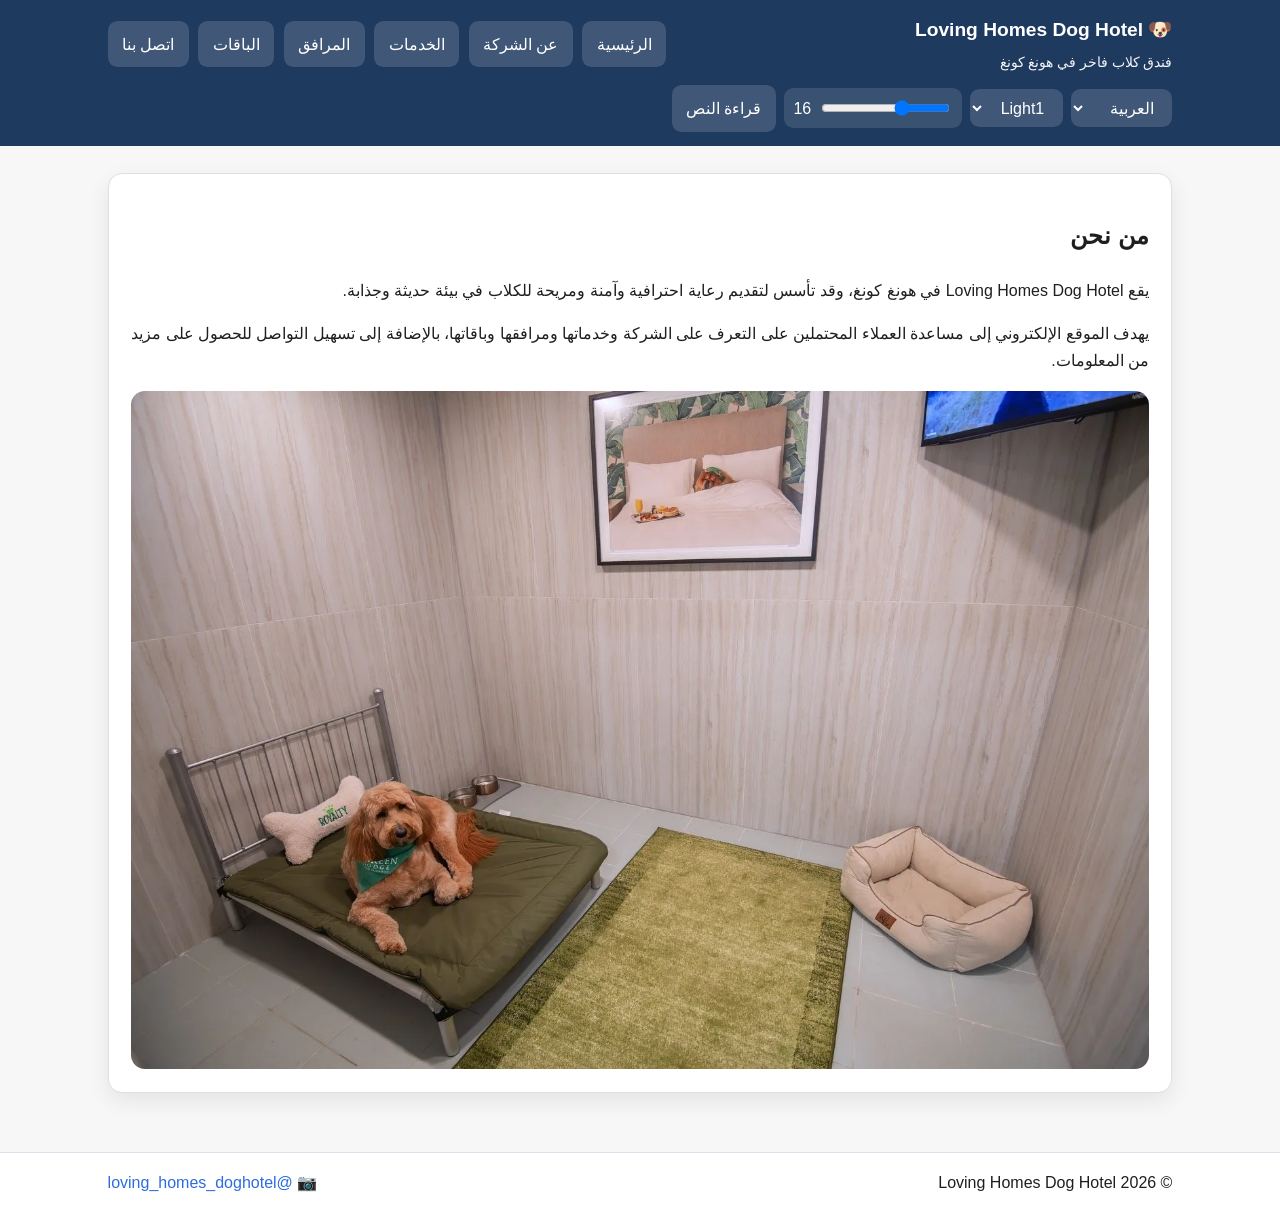
<file: about.html>
<!DOCTYPE html>
<html lang="ar">
<head>
  <meta charset="UTF-8">
  <meta name="viewport" content="width=device-width, initial-scale=1.0">
  <title>About | Loving Homes Dog Hotel</title>
  <link rel="stylesheet" href="style.css">
</head>
<body>

<div class="site-shell">

<header class="topbar">
  <div class="topbar-inner">

    <div class="brand">
      <span
        data-ar="🐶 Loving Homes Dog Hotel"
        data-en="🐶 Loving Homes Dog Hotel"
        data-zh="🐶 Loving Homes 狗狗酒店">
        🐶 Loving Homes Dog Hotel
      </span>

      <small
        data-ar="فندق كلاب فاخر في هونغ كونغ"
        data-en="A premium dog hotel in Hong Kong"
        data-zh="位于香港的高端狗狗酒店">
        فندق كلاب فاخر في هونغ كونغ
      </small>
    </div>

    <nav class="nav-links">
      <button class="nav-btn" onclick="goPage('index.html')" data-ar="الرئيسية" data-en="Home" data-zh="首页">الرئيسية</button>
      <button class="nav-btn" onclick="goPage('about.html')" data-ar="عن الشركة" data-en="About" data-zh="关于我们">عن الشركة</button>
      <button class="nav-btn" onclick="goPage('services.html')" data-ar="الخدمات" data-en="Services" data-zh="服务">الخدمات</button>
      <button class="nav-btn" onclick="goPage('facilities.html')" data-ar="المرافق" data-en="Facilities" data-zh="设施">المرافق</button>
      <button class="nav-btn" onclick="goPage('packages.html')" data-ar="الباقات" data-en="Packages" data-zh="套餐">الباقات</button>
      <button class="nav-btn" onclick="goPage('contact.html')" data-ar="اتصل بنا" data-en="Contact" data-zh="联系我们">اتصل بنا</button>
    </nav>

    <div class="controls">
      <select class="control-btn" onchange="changeLanguage(this.value)">
        <option value="ar">العربية</option>
        <option value="en">English</option>
        <option value="zh">中文</option>
      </select>

      <select class="control-btn" onchange="changeTheme(this.value)">
        <option value="light1">Light1</option>
        <option value="light2">Light2</option>
        <option value="dark1">Dark1</option>
        <option value="dark2">Dark2</option>
      </select>

      <label class="font-control">
        <input type="range" min="10" max="27" value="16" oninput="changeFont(this.value)">
        <span id="fontValue">16</span>
      </label>

      <button class="control-btn" onclick="readSelectedText()" data-ar="قراءة النص" data-en="Read text" data-zh="朗读文本">قراءة النص</button>
    </div>

  </div>
</header>

<main class="container">

  <section class="card">
    <h1 data-ar="من نحن" data-en="Who we are" data-zh="关于我们">من نحن</h1>

    <p
      data-ar="يقع Loving Homes Dog Hotel في هونغ كونغ، وقد تأسس لتقديم رعاية احترافية وآمنة ومريحة للكلاب في بيئة حديثة وجذابة."
      data-en="Loving Homes Dog Hotel is located in Hong Kong and was created to provide professional, safe, and comfortable dog care in a modern and attractive environment."
      data-zh="Loving Homes 狗狗酒店位于香港，致力于在现代舒适的环境中为狗狗提供专业、安全的照护。">
      يقع Loving Homes Dog Hotel في هونغ كونغ، وقد تأسس لتقديم رعاية احترافية وآمنة ومريحة للكلاب في بيئة حديثة وجذابة.
    </p>

    <p
      data-ar="يهدف الموقع الإلكتروني إلى مساعدة العملاء المحتملين على التعرف على الشركة وخدماتها ومرافقها وباقاتها، بالإضافة إلى تسهيل التواصل للحصول على مزيد من المعلومات."
      data-en="The website helps potential customers learn about the company, its services, facilities, and packages, while making it easier to contact the business for more information."
      data-zh="本网站帮助潜在客户了解公司的服务、设施和套餐，并方便他们联系酒店获取更多信息。">
      يهدف الموقع الإلكتروني إلى مساعدة العملاء المحتملين على التعرف على الشركة وخدماتها ومرافقها وباقاتها، بالإضافة إلى تسهيل التواصل للحصول على مزيد من المعلومات.
    </p>

    <img src="dog-hotel.jpg" alt="Inside Loving Homes Dog Hotel" class="media-img">
  </section>

</main>

<footer class="footer">
  <div class="footer-inner">
    <span>© 2026 Loving Homes Dog Hotel</span>
    <a href="https://www.instagram.com/loving_homes_doghotel" target="_blank" rel="noopener noreferrer">📷 @loving_homes_doghotel</a>
  </div>
</footer>

</div>

<script src="script.js"></script>
</body>

</html>
</file>
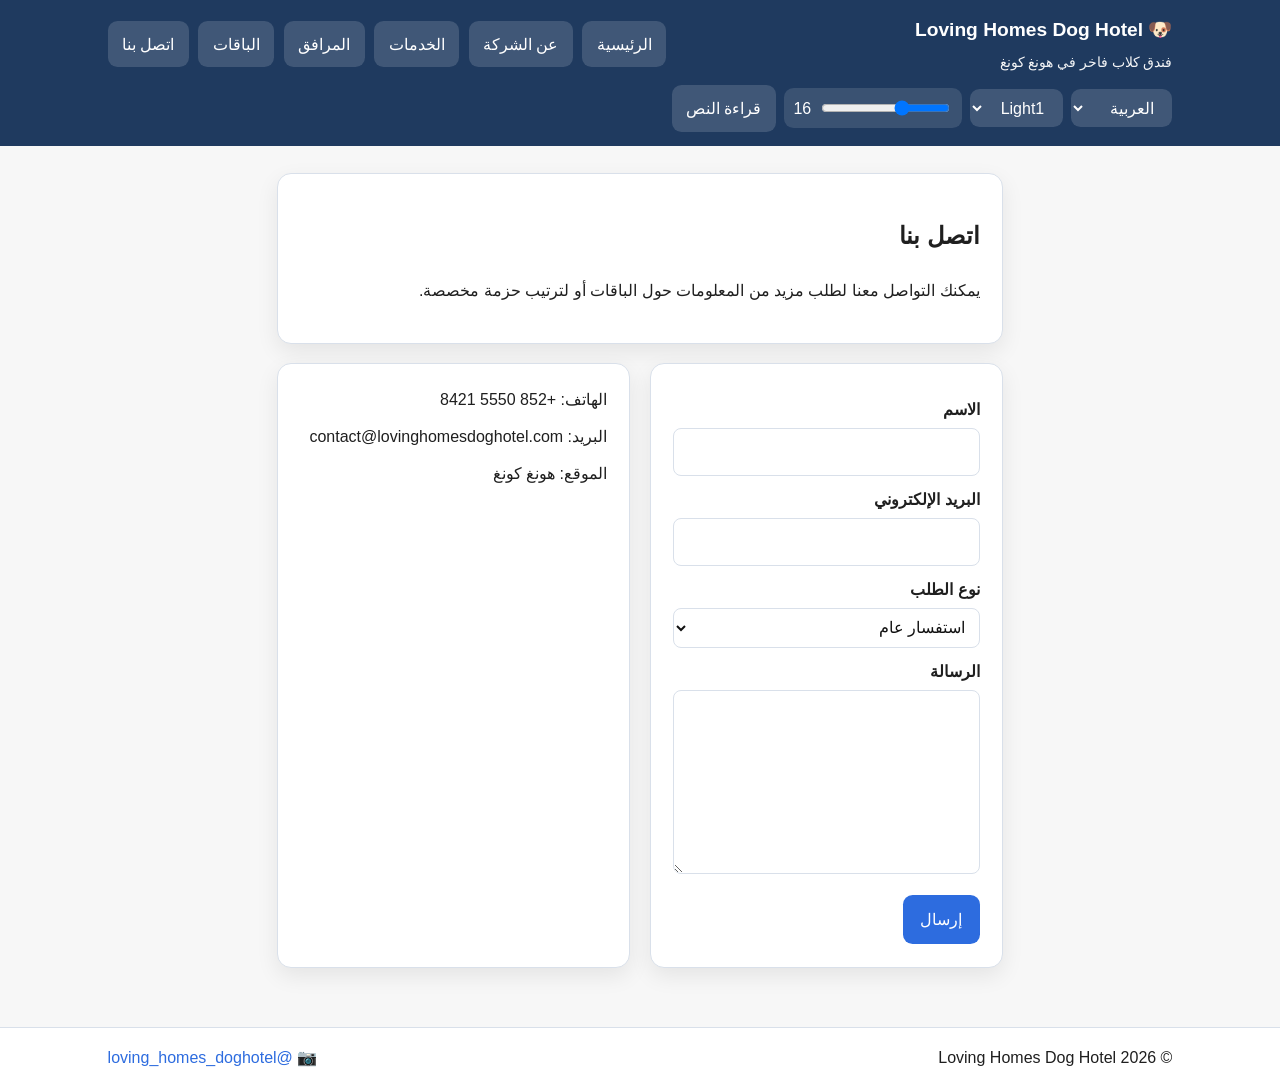
<file: contact.html>
<!DOCTYPE html>
<html lang="ar">
<head>
  <meta charset="UTF-8">
  <meta name="viewport" content="width=device-width, initial-scale=1.0">
  <title>Contact | Loving Homes Dog Hotel</title>
  <link rel="stylesheet" href="style.css">
</head>
<body>

<div class="site-shell">

<header class="topbar">
  <div class="topbar-inner">

    <div class="brand">
      <span
        data-ar="🐶 Loving Homes Dog Hotel"
        data-en="🐶 Loving Homes Dog Hotel"
        data-zh="🐶 Loving Homes 狗狗酒店">
        🐶 Loving Homes Dog Hotel
      </span>

      <small
        data-ar="فندق كلاب فاخر في هونغ كونغ"
        data-en="A premium dog hotel in Hong Kong"
        data-zh="位于香港的高端狗狗酒店">
        فندق كلاب فاخر في هونغ كونغ
      </small>
    </div>

    <nav class="nav-links">
      <button class="nav-btn" onclick="goPage('index.html')" data-ar="الرئيسية" data-en="Home" data-zh="首页">الرئيسية</button>
      <button class="nav-btn" onclick="goPage('about.html')" data-ar="عن الشركة" data-en="About" data-zh="关于我们">عن الشركة</button>
      <button class="nav-btn" onclick="goPage('services.html')" data-ar="الخدمات" data-en="Services" data-zh="服务">الخدمات</button>
      <button class="nav-btn" onclick="goPage('facilities.html')" data-ar="المرافق" data-en="Facilities" data-zh="设施">المرافق</button>
      <button class="nav-btn" onclick="goPage('packages.html')" data-ar="الباقات" data-en="Packages" data-zh="套餐">الباقات</button>
      <button class="nav-btn" onclick="goPage('contact.html')" data-ar="اتصل بنا" data-en="Contact" data-zh="联系我们">اتصل بنا</button>
    </nav>

    <div class="controls">
      <select class="control-btn" onchange="changeLanguage(this.value)">
        <option value="ar">العربية</option>
        <option value="en">English</option>
        <option value="zh">中文</option>
      </select>

      <select class="control-btn" onchange="changeTheme(this.value)">
        <option value="light1">Light1</option>
        <option value="light2">Light2</option>
        <option value="dark1">Dark1</option>
        <option value="dark2">Dark2</option>
      </select>

      <label class="font-control">
        <input type="range" min="10" max="27" value="16" oninput="changeFont(this.value)">
        <span id="fontValue">16</span>
      </label>

      <button class="control-btn" onclick="readSelectedText()" data-ar="قراءة النص" data-en="Read text" data-zh="朗读文本">قراءة النص</button>
    </div>

  </div>
</header>

<main class="container">

  <section class="card">
    <h1 data-ar="اتصل بنا" data-en="Contact Us" data-zh="联系我们">اتصل بنا</h1>
    <p
      data-ar="يمكنك التواصل معنا لطلب مزيد من المعلومات حول الباقات أو لترتيب حزمة مخصصة."
      data-en="You can contact us for more information about our packages or to arrange a custom package."
      data-zh="如需了解更多套餐信息或安排定制套餐，请联系我们。">
      يمكنك التواصل معنا لطلب مزيد من المعلومات حول الباقات أو لترتيب حزمة مخصصة.
    </p>
  </section>

  <section class="contact-grid">
    <div class="card">
      <form class="contact-form">
        <label for="name" data-ar="الاسم" data-en="Name" data-zh="姓名">الاسم</label>
        <input id="name" type="text" required>

        <label for="email" data-ar="البريد الإلكتروني" data-en="Email" data-zh="电子邮箱">البريد الإلكتروني</label>
        <input id="email" type="email" required>

        <label for="subject" data-ar="نوع الطلب" data-en="Request type" data-zh="请求类型">نوع الطلب</label>
        <select id="subject">
          <option data-ar="استفسار عام" data-en="General enquiry" data-zh="一般咨询">استفسار عام</option>
          <option data-ar="باقة مخصصة" data-en="Custom package" data-zh="定制套餐">باقة مخصصة</option>
          <option data-ar="حجز أو متابعة" data-en="Booking or follow-up" data-zh="预订或跟进">حجز أو متابعة</option>
        </select>

        <label for="message" data-ar="الرسالة" data-en="Message" data-zh="留言">الرسالة</label>
        <textarea id="message" rows="6" required></textarea>

        <button class="cta-btn" type="submit" data-ar="إرسال" data-en="Send" data-zh="发送">إرسال</button>
      </form>
    </div>

    <div class="card contact-info">
      <p data-ar="الهاتف: +852 5550 8421" data-en="Phone: +852 5550 8421" data-zh="电话：+852 5550 8421">الهاتف: +852 5550 8421</p>
      <p data-ar="البريد: contact@lovinghomesdoghotel.com" data-en="Email: contact@lovinghomesdoghotel.com" data-zh="邮箱：contact@lovinghomesdoghotel.com">البريد: contact@lovinghomesdoghotel.com</p>
      <p data-ar="الموقع: هونغ كونغ" data-en="Location: Hong Kong" data-zh="地点：香港">الموقع: هونغ كونغ</p>
    </div>
  </section>

</main>

<footer class="footer">
  <div class="footer-inner">
    <span>© 2026 Loving Homes Dog Hotel</span>
    <a href="https://www.instagram.com/loving_homes_doghotel" target="_blank" rel="noopener noreferrer">📷 @loving_homes_doghotel</a>
  </div>
</footer>

</div>

<script src="script.js"></script>
</body>
</html>
</file>
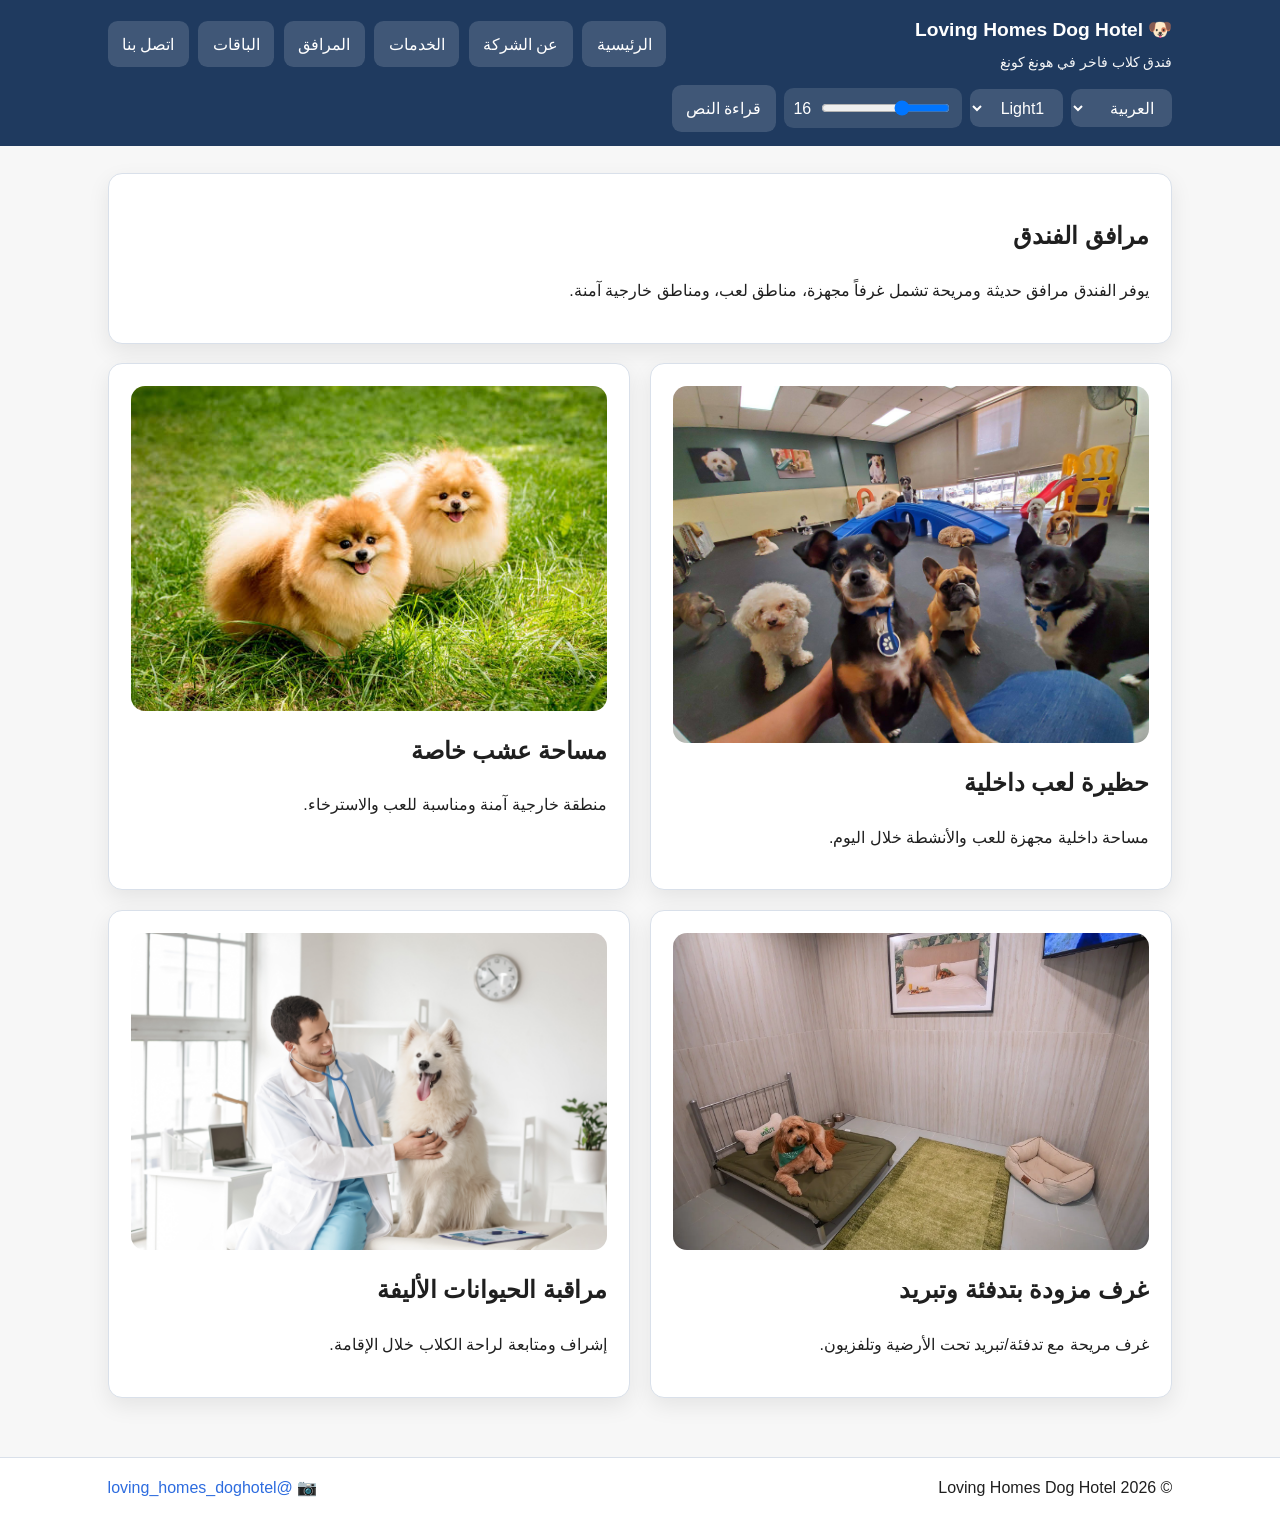
<file: facilities.html>
<!DOCTYPE html>
<html lang="ar">
<head>
  <meta charset="UTF-8">
  <meta name="viewport" content="width=device-width, initial-scale=1.0">
  <title>Facilities | Loving Homes Dog Hotel</title>
  <link rel="stylesheet" href="style.css">
</head>
<body>

<div class="site-shell">

<header class="topbar">
  <div class="topbar-inner">

    <div class="brand">
      <span
        data-ar="🐶 Loving Homes Dog Hotel"
        data-en="🐶 Loving Homes Dog Hotel"
        data-zh="🐶 Loving Homes 狗狗酒店">
        🐶 Loving Homes Dog Hotel
      </span>

      <small
        data-ar="فندق كلاب فاخر في هونغ كونغ"
        data-en="A premium dog hotel in Hong Kong"
        data-zh="位于香港的高端狗狗酒店">
        فندق كلاب فاخر في هونغ كونغ
      </small>
    </div>

    <nav class="nav-links">
      <button class="nav-btn" onclick="goPage('index.html')" data-ar="الرئيسية" data-en="Home" data-zh="首页">الرئيسية</button>
      <button class="nav-btn" onclick="goPage('about.html')" data-ar="عن الشركة" data-en="About" data-zh="关于我们">عن الشركة</button>
      <button class="nav-btn" onclick="goPage('services.html')" data-ar="الخدمات" data-en="Services" data-zh="服务">الخدمات</button>
      <button class="nav-btn" onclick="goPage('facilities.html')" data-ar="المرافق" data-en="Facilities" data-zh="设施">المرافق</button>
      <button class="nav-btn" onclick="goPage('packages.html')" data-ar="الباقات" data-en="Packages" data-zh="套餐">الباقات</button>
      <button class="nav-btn" onclick="goPage('contact.html')" data-ar="اتصل بنا" data-en="Contact" data-zh="联系我们">اتصل بنا</button>
    </nav>

    <div class="controls">
      <select class="control-btn" onchange="changeLanguage(this.value)">
        <option value="ar">العربية</option>
        <option value="en">English</option>
        <option value="zh">中文</option>
      </select>

      <select class="control-btn" onchange="changeTheme(this.value)">
        <option value="light1">Light1</option>
        <option value="light2">Light2</option>
        <option value="dark1">Dark1</option>
        <option value="dark2">Dark2</option>
      </select>

      <label class="font-control">
        <input type="range" min="10" max="27" value="16" oninput="changeFont(this.value)">
        <span id="fontValue">16</span>
      </label>

      <button class="control-btn" onclick="readSelectedText()" data-ar="قراءة النص" data-en="Read text" data-zh="朗读文本">قراءة النص</button>
    </div>

  </div>
</header>

<main class="container">

  <section class="card">
    <h1 data-ar="مرافق الفندق" data-en="Hotel Facilities" data-zh="酒店设施">مرافق الفندق</h1>
    <p
      data-ar="يوفر الفندق مرافق حديثة ومريحة تشمل غرفاً مجهزة، مناطق لعب، ومناطق خارجية آمنة."
      data-en="The hotel provides modern and comfortable facilities including equipped rooms, play areas, and secure outdoor spaces."
      data-zh="酒店配备现代舒适的设施，包括客房、玩耍区和安全的户外空间。">
      يوفر الفندق مرافق حديثة ومريحة تشمل غرفاً مجهزة، مناطق لعب، ومناطق خارجية آمنة.
    </p>
  </section>

  <section class="feature-grid">
    <div class="card">
      <img src="indoor-play.jpg" alt="Indoor play area" class="media-img">
      <h2 data-ar="حظيرة لعب داخلية" data-en="Indoor play barn" data-zh="室内游乐区">حظيرة لعب داخلية</h2>
      <p data-ar="مساحة داخلية مجهزة للعب والأنشطة خلال اليوم." data-en="An equipped indoor space for play and daily activities." data-zh="配备齐全的室内活动空间。">مساحة داخلية مجهزة للعب والأنشطة خلال اليوم.</p>
    </div>

    <div class="card">
      <img src="grass-are.jpg" alt="Private grass area" class="media-img">
      <h2 data-ar="مساحة عشب خاصة" data-en="Private grass area" data-zh="私人草地区域">مساحة عشب خاصة</h2>
      <p data-ar="منطقة خارجية آمنة ومناسبة للعب والاسترخاء." data-en="A secure outdoor area for play and relaxation." data-zh="安全的户外草地区域，适合玩耍和放松。">منطقة خارجية آمنة ومناسبة للعب والاسترخاء.</p>
    </div>

    <div class="card">
      <img src="dog-hotel.jpg" alt="Heated and cooled rooms" class="media-img">
      <h2 data-ar="غرف مزودة بتدفئة وتبريد" data-en="Heated and cooled rooms" data-zh="带地暖和空调的房间">غرف مزودة بتدفئة وتبريد</h2>
      <p data-ar="غرف مريحة مع تدفئة/تبريد تحت الأرضية وتلفزيون." data-en="Comfortable rooms with underfloor heating/cooling and TV." data-zh="舒适房间配有地暖/制冷和电视。">غرف مريحة مع تدفئة/تبريد تحت الأرضية وتلفزيون.</p>
    </div>

    <div class="card">
      <img src="vet-care.jpg" alt="Safe pet monitoring" class="media-img">
      <h2 data-ar="مراقبة الحيوانات الأليفة" data-en="Pet monitoring" data-zh="宠物监控">مراقبة الحيوانات الأليفة</h2>
      <p data-ar="إشراف ومتابعة لراحة الكلاب خلال الإقامة." data-en="Supervision and monitoring for dogs throughout their stay." data-zh="在入住期间为狗狗提供监督与照看。">إشراف ومتابعة لراحة الكلاب خلال الإقامة.</p>
    </div>
  </section>

</main>

<footer class="footer">
  <div class="footer-inner">
    <span>© 2026 Loving Homes Dog Hotel</span>
    <a href="https://www.instagram.com/loving_homes_doghotel" target="_blank" rel="noopener noreferrer">📷 @loving_homes_doghotel</a>
  </div>
</footer>

</div>

<script src="script.js"></script>
</body>

</html>
</file>
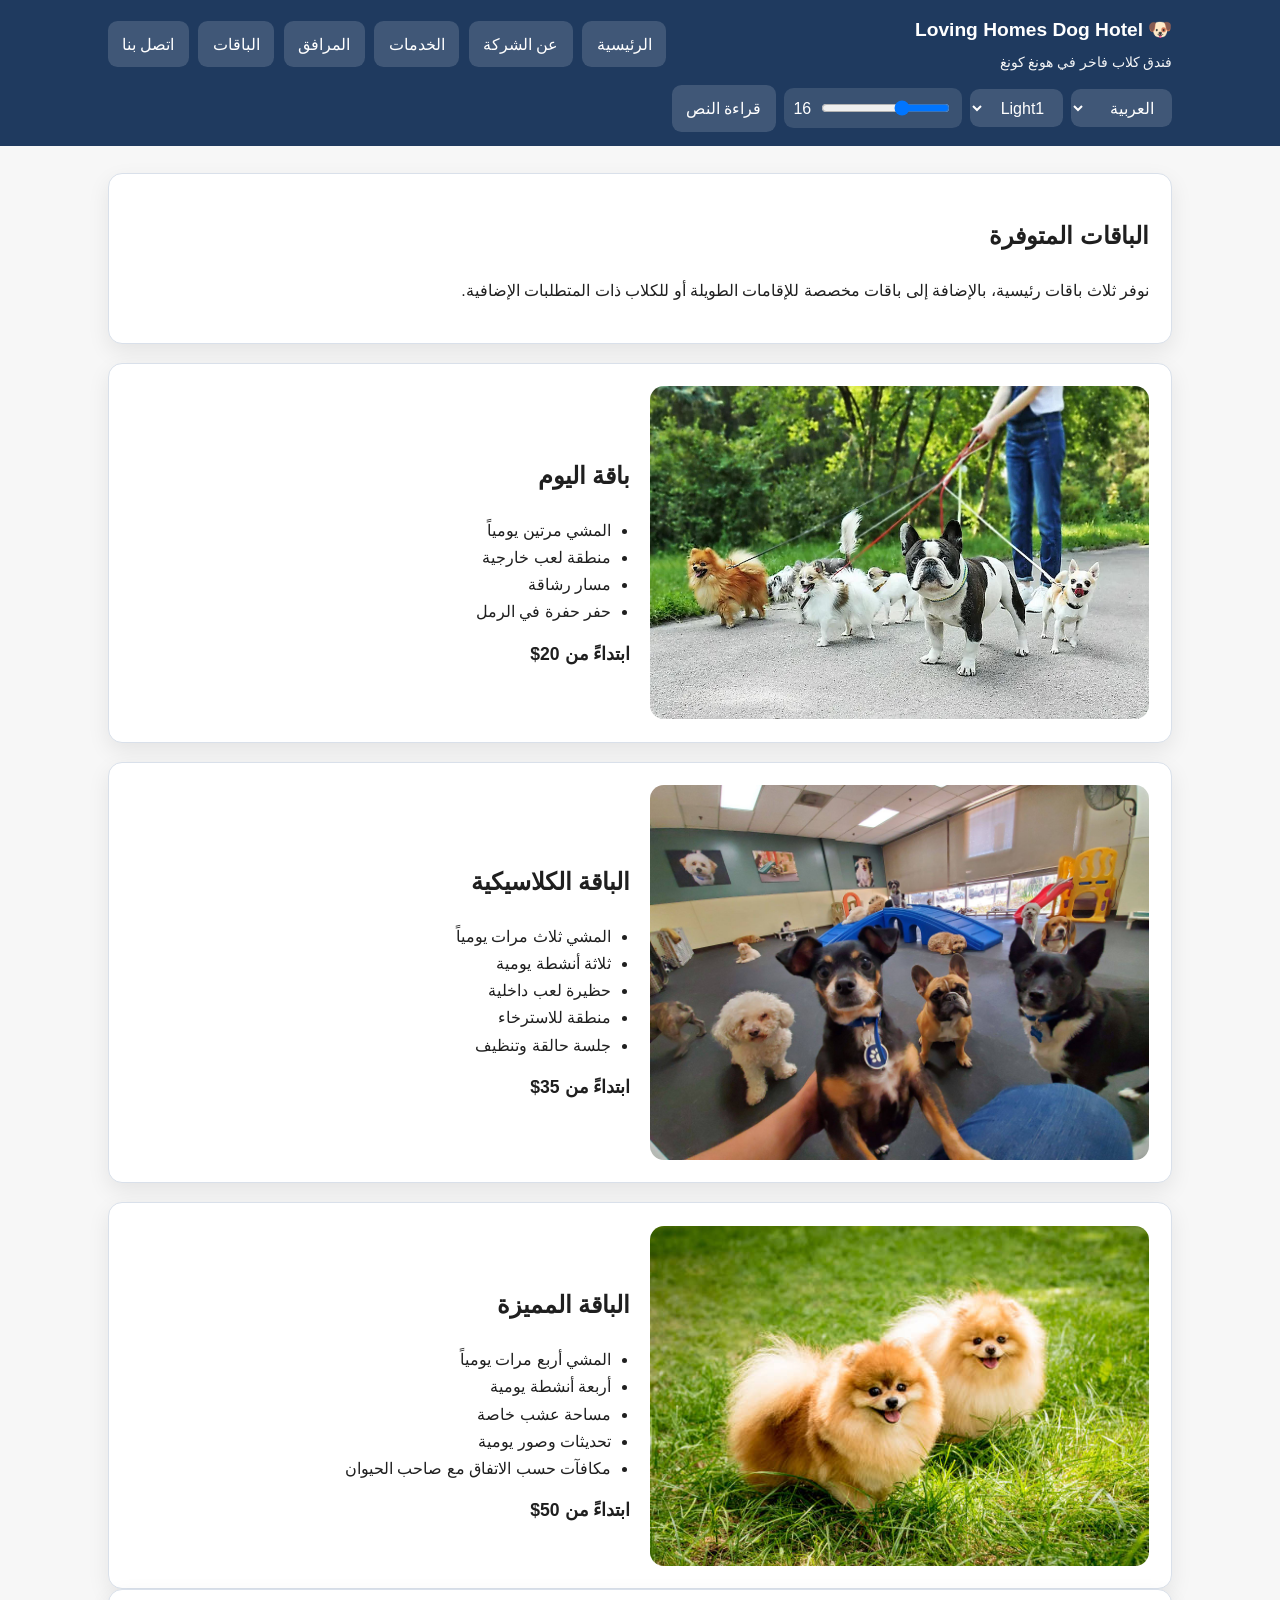
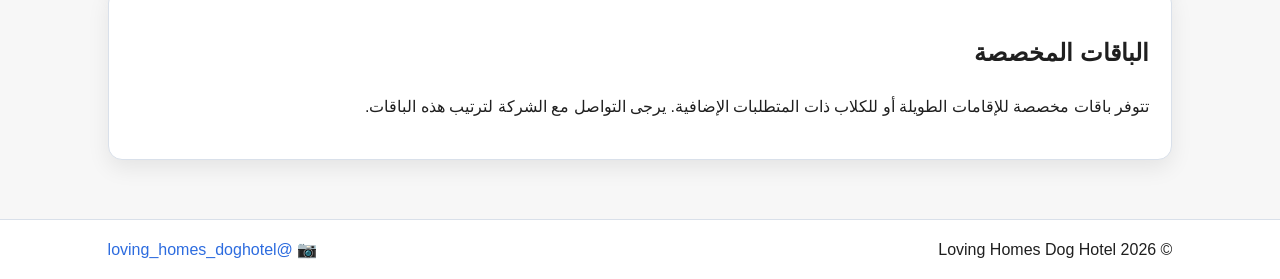
<file: packages.html>
<!DOCTYPE html>
<html lang="ar">
<head>
  <meta charset="UTF-8">
  <meta name="viewport" content="width=device-width, initial-scale=1.0">
  <title>Packages | Loving Homes Dog Hotel</title>
  <link rel="stylesheet" href="style.css">
</head>
<body>

<div class="site-shell">

<header class="topbar">
  <div class="topbar-inner">

    <div class="brand">
      <span
        data-ar="🐶 Loving Homes Dog Hotel"
        data-en="🐶 Loving Homes Dog Hotel"
        data-zh="🐶 Loving Homes 狗狗酒店">
        🐶 Loving Homes Dog Hotel
      </span>

      <small
        data-ar="فندق كلاب فاخر في هونغ كونغ"
        data-en="A premium dog hotel in Hong Kong"
        data-zh="位于香港的高端狗狗酒店">
        فندق كلاب فاخر في هونغ كونغ
      </small>
    </div>

    <nav class="nav-links">
      <button class="nav-btn" onclick="goPage('index.html')" data-ar="الرئيسية" data-en="Home" data-zh="首页">الرئيسية</button>
      <button class="nav-btn" onclick="goPage('about.html')" data-ar="عن الشركة" data-en="About" data-zh="关于我们">عن الشركة</button>
      <button class="nav-btn" onclick="goPage('services.html')" data-ar="الخدمات" data-en="Services" data-zh="服务">الخدمات</button>
      <button class="nav-btn" onclick="goPage('facilities.html')" data-ar="المرافق" data-en="Facilities" data-zh="设施">المرافق</button>
      <button class="nav-btn" onclick="goPage('packages.html')" data-ar="الباقات" data-en="Packages" data-zh="套餐">الباقات</button>
      <button class="nav-btn" onclick="goPage('contact.html')" data-ar="اتصل بنا" data-en="Contact" data-zh="联系我们">اتصل بنا</button>
    </nav>

    <div class="controls">
      <select class="control-btn" onchange="changeLanguage(this.value)">
        <option value="ar">العربية</option>
        <option value="en">English</option>
        <option value="zh">中文</option>
      </select>

      <select class="control-btn" onchange="changeTheme(this.value)">
        <option value="light1">Light1</option>
        <option value="light2">Light2</option>
        <option value="dark1">Dark1</option>
        <option value="dark2">Dark2</option>
      </select>

      <label class="font-control">
        <input type="range" min="10" max="27" value="16" oninput="changeFont(this.value)">
        <span id="fontValue">16</span>
      </label>

      <button class="control-btn" onclick="readSelectedText()" data-ar="قراءة النص" data-en="Read text" data-zh="朗读文本">قراءة النص</button>
    </div>

  </div>
</header>

<main class="container">

  <section class="card">
    <h1 data-ar="الباقات المتوفرة" data-en="Available Packages" data-zh="可选套餐">الباقات المتوفرة</h1>
    <p
      data-ar="نوفر ثلاث باقات رئيسية، بالإضافة إلى باقات مخصصة للإقامات الطويلة أو للكلاب ذات المتطلبات الإضافية."
      data-en="We offer three main packages, in addition to custom packages for long stays or dogs with extra requirements."
      data-zh="我们提供三种主要套餐，并可为长期住宿或特殊需求的狗狗安排定制套餐。">
      نوفر ثلاث باقات رئيسية، بالإضافة إلى باقات مخصصة للإقامات الطويلة أو للكلاب ذات المتطلبات الإضافية.
    </p>
  </section>

  <section class="package-block card">
    <img src="dog-walk.jpg" class="media-img" alt="Day package">
    <div>
      <h2 data-ar="باقة اليوم" data-en="Day Package" data-zh="日间套餐">باقة اليوم</h2>
      <ul class="package-list">
        <li data-ar="المشي مرتين يومياً" data-en="Two walks per day" data-zh="每天散步两次">المشي مرتين يومياً</li>
        <li data-ar="منطقة لعب خارجية" data-en="Outdoor play area" data-zh="户外玩耍区">منطقة لعب خارجية</li>
        <li data-ar="مسار رشاقة" data-en="Agility course" data-zh="敏捷训练区">مسار رشاقة</li>
        <li data-ar="حفر حفرة في الرمل" data-en="Sand digging pit" data-zh="沙坑区域">حفر حفرة في الرمل</li>
      </ul>
      <span class="package-price" data-ar="ابتداءً من 20$" data-en="From $20" data-zh="20美元起">ابتداءً من 20$</span>
    </div>
  </section>

  <section class="package-block card">
    <img src="indoor-play.jpg" class="media-img" alt="Classic package">
    <div>
      <h2 data-ar="الباقة الكلاسيكية" data-en="Classic Package" data-zh="经典套餐">الباقة الكلاسيكية</h2>
      <ul class="package-list">
        <li data-ar="المشي ثلاث مرات يومياً" data-en="Three walks per day" data-zh="每天散步三次">المشي ثلاث مرات يومياً</li>
        <li data-ar="ثلاثة أنشطة يومية" data-en="Three daily activities" data-zh="每天三项活动">ثلاثة أنشطة يومية</li>
        <li data-ar="حظيرة لعب داخلية" data-en="Indoor play barn" data-zh="室内游乐区">حظيرة لعب داخلية</li>
        <li data-ar="منطقة للاسترخاء" data-en="Relaxation area" data-zh="休息区">منطقة للاسترخاء</li>
        <li data-ar="جلسة حالقة وتنظيف" data-en="Grooming and cleaning session" data-zh="美容与清洁服务">جلسة حالقة وتنظيف</li>
      </ul>
      <span class="package-price" data-ar="ابتداءً من 35$" data-en="From $35" data-zh="35美元起">ابتداءً من 35$</span>
    </div>
  </section>

  <section class="package-block card">
    <img src="grass-are.jpg" class="media-img" alt="Premium package">
    <div>
      <h2 data-ar="الباقة المميزة" data-en="Premium Package" data-zh="高级套餐">الباقة المميزة</h2>
      <ul class="package-list">
        <li data-ar="المشي أربع مرات يومياً" data-en="Four walks per day" data-zh="每天散步四次">المشي أربع مرات يومياً</li>
        <li data-ar="أربعة أنشطة يومية" data-en="Four daily activities" data-zh="每天四项活动">أربعة أنشطة يومية</li>
        <li data-ar="مساحة عشب خاصة" data-en="Private grass area" data-zh="私人草地区域">مساحة عشب خاصة</li>
        <li data-ar="تحديثات وصور يومية" data-en="Daily updates and photos" data-zh="每日更新与照片">تحديثات وصور يومية</li>
        <li data-ar="مكافآت حسب الاتفاق مع صاحب الحيوان" data-en="Treats as agreed with the owner" data-zh="根据主人的安排提供奖励">مكافآت حسب الاتفاق مع صاحب الحيوان</li>
      </ul>
      <span class="package-price" data-ar="ابتداءً من 50$" data-en="From $50" data-zh="50美元起">ابتداءً من 50$</span>
    </div>
  </section>

  <section class="card">
    <h2 data-ar="الباقات المخصصة" data-en="Custom packages" data-zh="定制套餐">الباقات المخصصة</h2>
    <p
      data-ar="تتوفر باقات مخصصة للإقامات الطويلة أو للكلاب ذات المتطلبات الإضافية. يرجى التواصل مع الشركة لترتيب هذه الباقات."
      data-en="Custom packages are available for long stays or dogs with additional requirements. Please contact the company to arrange these packages."
      data-zh="可为长期住宿或有额外需求的狗狗安排定制套餐，请联系酒店进行安排。">
      تتوفر باقات مخصصة للإقامات الطويلة أو للكلاب ذات المتطلبات الإضافية. يرجى التواصل مع الشركة لترتيب هذه الباقات.
    </p>
  </section>

</main>

<footer class="footer">
  <div class="footer-inner">
    <span>© 2026 Loving Homes Dog Hotel</span>
    <a href="https://www.instagram.com/loving_homes_doghotel" target="_blank" rel="noopener noreferrer">📷 @loving_homes_doghotel</a>
  </div>
</footer>

</div>

<script src="script.js"></script>
</body>

</html>
</file>
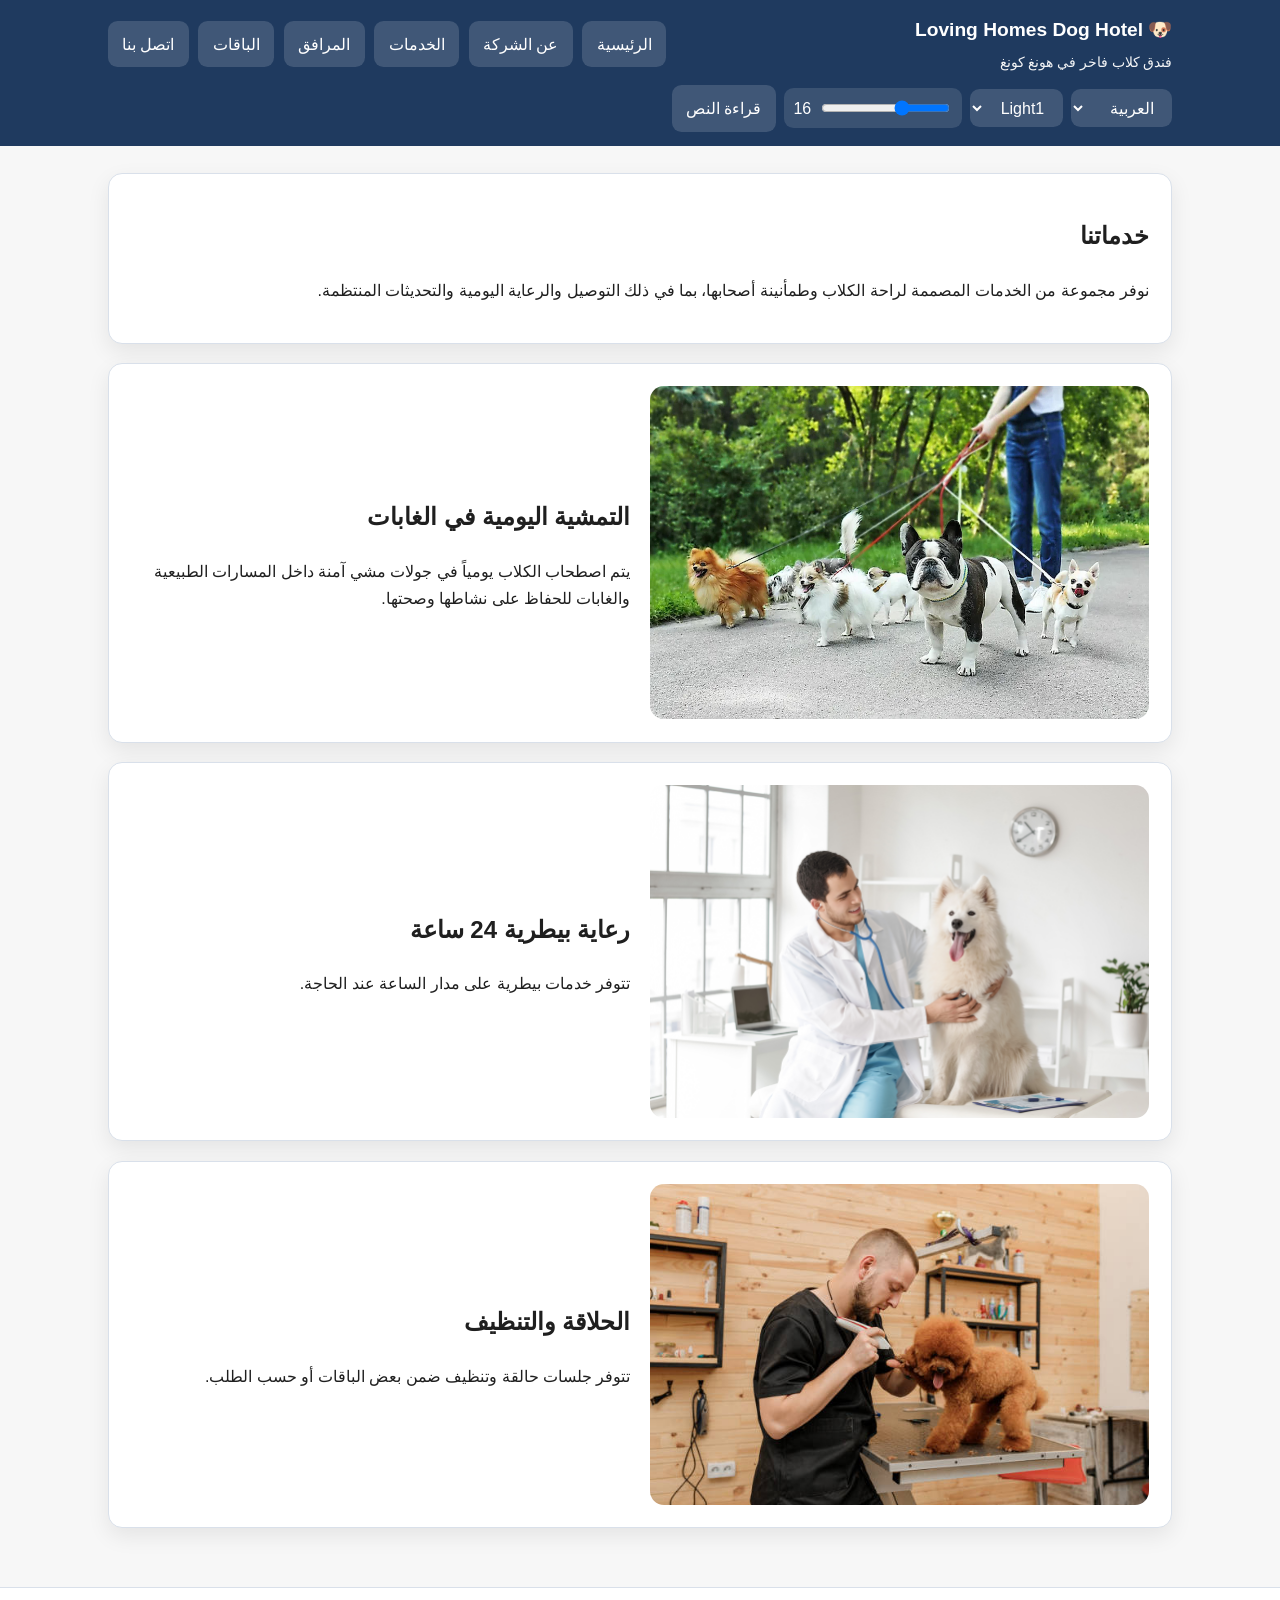
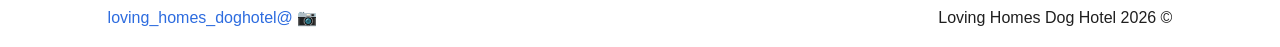
<file: services.html>
<!DOCTYPE html>
<html lang="ar">
<head>
  <meta charset="UTF-8">
  <meta name="viewport" content="width=device-width, initial-scale=1.0">
  <title>Services | Loving Homes Dog Hotel</title>
  <link rel="stylesheet" href="style.css">
</head>
<body>

<div class="site-shell">

<header class="topbar">
  <div class="topbar-inner">

    <div class="brand">
      <span
        data-ar="🐶 Loving Homes Dog Hotel"
        data-en="🐶 Loving Homes Dog Hotel"
        data-zh="🐶 Loving Homes 狗狗酒店">
        🐶 Loving Homes Dog Hotel
      </span>

      <small
        data-ar="فندق كلاب فاخر في هونغ كونغ"
        data-en="A premium dog hotel in Hong Kong"
        data-zh="位于香港的高端狗狗酒店">
        فندق كلاب فاخر في هونغ كونغ
      </small>
    </div>

    <nav class="nav-links">
      <button class="nav-btn" onclick="goPage('index.html')" data-ar="الرئيسية" data-en="Home" data-zh="首页">الرئيسية</button>
      <button class="nav-btn" onclick="goPage('about.html')" data-ar="عن الشركة" data-en="About" data-zh="关于我们">عن الشركة</button>
      <button class="nav-btn" onclick="goPage('services.html')" data-ar="الخدمات" data-en="Services" data-zh="服务">الخدمات</button>
      <button class="nav-btn" onclick="goPage('facilities.html')" data-ar="المرافق" data-en="Facilities" data-zh="设施">المرافق</button>
      <button class="nav-btn" onclick="goPage('packages.html')" data-ar="الباقات" data-en="Packages" data-zh="套餐">الباقات</button>
      <button class="nav-btn" onclick="goPage('contact.html')" data-ar="اتصل بنا" data-en="Contact" data-zh="联系我们">اتصل بنا</button>
    </nav>

    <div class="controls">
      <select class="control-btn" onchange="changeLanguage(this.value)">
        <option value="ar">العربية</option>
        <option value="en">English</option>
        <option value="zh">中文</option>
      </select>

      <select class="control-btn" onchange="changeTheme(this.value)">
        <option value="light1">Light1</option>
        <option value="light2">Light2</option>
        <option value="dark1">Dark1</option>
        <option value="dark2">Dark2</option>
      </select>

      <label class="font-control">
        <input type="range" min="10" max="27" value="16" oninput="changeFont(this.value)">
        <span id="fontValue">16</span>
      </label>

      <button class="control-btn" onclick="readSelectedText()" data-ar="قراءة النص" data-en="Read text" data-zh="朗读文本">قراءة النص</button>
    </div>

  </div>
</header>

<main class="container">

  <section class="card">
    <h1 data-ar="خدماتنا" data-en="Our Services" data-zh="我们的服务">خدماتنا</h1>
    <p
      data-ar="نوفر مجموعة من الخدمات المصممة لراحة الكلاب وطمأنينة أصحابها، بما في ذلك التوصيل والرعاية اليومية والتحديثات المنتظمة."
      data-en="We provide a range of services designed for dogs’ comfort and owners’ peace of mind, including transport, daily care, and regular updates."
      data-zh="我们提供多种服务，包括接送、日常照护和定期更新，让狗狗舒适、主人安心。">
      نوفر مجموعة من الخدمات المصممة لراحة الكلاب وطمأنينة أصحابها، بما في ذلك التوصيل والرعاية اليومية والتحديثات المنتظمة.
    </p>
  </section>

 <div class="service-block card">

<img src="dog-walk.jpg"
class="media-img"
alt="Dog walking in forest">

<div>

<h2
data-ar="التمشية اليومية في الغابات"
data-en="Daily forest walks"
data-zh="每日森林散步">

التمشية اليومية في الغابات

</h2>

<p
data-ar="يتم اصطحاب الكلاب يومياً في جولات مشي آمنة داخل المسارات الطبيعية والغابات للحفاظ على نشاطها وصحتها."
data-en="Dogs are taken on safe daily walks through natural forest trails to keep them active and healthy."
data-zh="狗狗每天都会在安全的森林小径散步，以保持健康和活力。">

يتم اصطحاب الكلاب يومياً في جولات مشي آمنة داخل المسارات الطبيعية والغابات للحفاظ على نشاطها وصحتها.

</p>

</div>

</div>

  <section class="service-block card">
    <img src="vet-care.jpg" class="media-img" alt="Veterinary care available">
    <div>
      <h2 data-ar="رعاية بيطرية 24 ساعة" data-en="24-hour veterinary care" data-zh="24小时兽医服务">رعاية بيطرية 24 ساعة</h2>
      <p data-ar="تتوفر خدمات بيطرية على مدار الساعة عند الحاجة." data-en="Veterinary services are available 24 hours a day when needed." data-zh="如有需要，可提供24小时兽医服务。">تتوفر خدمات بيطرية على مدار الساعة عند الحاجة.</p>
    </div>
  </section>

  <section class="service-block card">
    <img src="dog-grooming.jpg" class="media-img" alt="Dog grooming service">
    <div>
      <h2 data-ar="الحلاقة والتنظيف" data-en="Grooming and cleaning" data-zh="美容与清洁">الحلاقة والتنظيف</h2>
      <p data-ar="تتوفر جلسات حالقة وتنظيف ضمن بعض الباقات أو حسب الطلب." data-en="Grooming and cleaning sessions are available in selected packages or on request." data-zh="部分套餐或按需求提供美容与清洁服务。">تتوفر جلسات حالقة وتنظيف ضمن بعض الباقات أو حسب الطلب.</p>
    </div>
  </section>

</main>

<footer class="footer">
  <div class="footer-inner">
    <span>© 2026 Loving Homes Dog Hotel</span>
    <a href="https://www.instagram.com/loving_homes_doghotel" target="_blank" rel="noopener noreferrer">📷 @loving_homes_doghotel</a>
  </div>
</footer>

</div>

<script src="script.js"></script>
</body>

</html>
</file>
<file: style.css>
:root{
  --bg:#f7f7f7;
  --surface:#ffffff;
  --text:#1f1f1f;
  --muted:#5d6673;
  --header-bg:#1f3a5f;
  --header-text:#ffffff;
  --btn-bg:#2d6cdf;
  --btn-text:#ffffff;
  --btn-hover:#2458b8;
  --border:#d9e0ea;
  --shadow:0 8px 22px rgba(0,0,0,0.08);
  --base-font-size:16px;
  --radius:14px;
  --content-width:1100px;
}

*{
  box-sizing:border-box;
}

html{
  font-size:var(--base-font-size);
  scroll-behavior:smooth;
}

body{
  margin:0;
  font-family:Arial, Helvetica, sans-serif;
  background:var(--bg);
  color:var(--text);
  line-height:1.7;
  font-size:1rem;
}

img,
video{
  max-width:100%;
  display:block;
}

a{
  color:inherit;
}

.site-shell{
  min-height:100vh;
  display:flex;
  flex-direction:column;
}

.topbar{
  background:var(--header-bg);
  color:var(--header-text);
}

.topbar-inner{
  max-width:var(--content-width);
  margin:auto;
  padding:0.9em 1.1em;
  display:flex;
  justify-content:space-between;
  align-items:center;
  flex-wrap:wrap;
  gap:0.7em;
}

.brand{
  display:flex;
  flex-direction:column;
  gap:0.2em;
  font-size:1.2rem;
  font-weight:bold;
}

.brand small{
  font-size:0.85rem;
  font-weight:normal;
  opacity:0.95;
}

.nav-links{
  display:flex;
  gap:0.6em;
  flex-wrap:wrap;
}

.controls{
  display:flex;
  gap:0.5em;
  flex-wrap:wrap;
  align-items:center;
}

.nav-btn,
.control-btn,
.cta-btn{
  border:none;
  border-radius:0.6em;
  cursor:pointer;
  padding:0.6em 0.9em;
  font:inherit;
}

.nav-btn,
.control-btn{
  background:rgba(255,255,255,0.15);
  color:white;
}

.nav-btn:hover,
.control-btn:hover{
  background:rgba(255,255,255,0.25);
}

.cta-btn{
  background:var(--btn-bg);
  color:var(--btn-text);
  padding:0.7em 1.1em;
}

.cta-btn:hover{
  background:var(--btn-hover);
}

.font-control{
  display:flex;
  align-items:center;
  gap:0.5em;
  background:rgba(255,255,255,0.12);
  padding:0.4em 0.6em;
  border-radius:0.6em;
  color:white;
}

.font-control input{
  cursor:pointer;
}

.container{
  max-width:var(--content-width);
  margin:auto;
  padding:1.7em 1.1em;
}

.card{
  background:var(--surface);
  border:1px solid var(--border);
  border-radius:var(--radius);
  box-shadow:var(--shadow);
  padding:1.4em;
}

.hero-grid{
  display:grid;
  grid-template-columns:1fr 1fr;
  gap:1.4em;
}

.hero-image{
  border-radius:14px;
  cursor:pointer;
  width:100%;
  height:100%;
  object-fit:cover;
}

.cta-row{
  display:flex;
  gap:0.6em;
  flex-wrap:wrap;
  margin-top:1em;
}

.video-card{
  margin-top:1.4em;
}

.video-box{
  margin-top:0.9em;
  overflow:hidden;
  border-radius:14px;
}

.video-box video{
  width:100%;
  border-radius:14px;
}

.info-grid,
.service-block,
.package-block,
.feature-grid,
.contact-grid{
  display:grid;
  grid-template-columns:1fr 1fr;
  gap:1.2em;
  margin-top:1.2em;
}

.service-block,
.package-block{
  align-items:center;
}

.media-img{
  border-radius:14px;
  width:100%;
  object-fit:cover;
}

.package-list,
.feature-list{
  padding-inline-start:1.2em;
  margin:0.8em 0 0;
}

.package-price{
  display:inline-block;
  margin-top:0.8em;
  font-weight:bold;
  font-size:1.1rem;
}

.contact-form label{
  display:block;
  margin-top:0.6em;
  font-weight:bold;
}

.contact-form input,
.contact-form textarea,
.contact-form select{
  width:100%;
  padding:0.6em;
  margin-top:0.3em;
  border:1px solid var(--border);
  border-radius:0.5em;
  font:inherit;
  background:#fff;
  color:#111;
}

.contact-form button{
  margin-top:0.8em;
}

.contact-info p{
  margin:0 0 0.6em;
}

.footer{
  margin-top:2em;
  border-top:1px solid var(--border);
  background:var(--surface);
}

.footer-inner{
  max-width:var(--content-width);
  margin:auto;
  padding:1em 1.1em;
  display:flex;
  justify-content:space-between;
  flex-wrap:wrap;
  gap:0.7em;
}

.footer a{
  color:var(--btn-bg);
  text-decoration:none;
}

.footer a:hover{
  text-decoration:underline;
}

.bark-animate{
  animation:barkPop 0.4s;
}

@keyframes barkPop{
  0%{transform:scale(1)}
  50%{transform:scale(1.05)}
  100%{transform:scale(1)}
}

@media (max-width:900px){
  .hero-grid,
  .info-grid,
  .service-block,
  .package-block,
  .feature-grid,
  .contact-grid{
    grid-template-columns:1fr;
  }
}

select{
  background:white;
  color:#111;
  border:1px solid var(--border);
  padding:0.4em 0.5em;
  border-radius:0.4em;
  font:inherit;
}

select option{
  color:#111;
  background:white;
}
</file>
